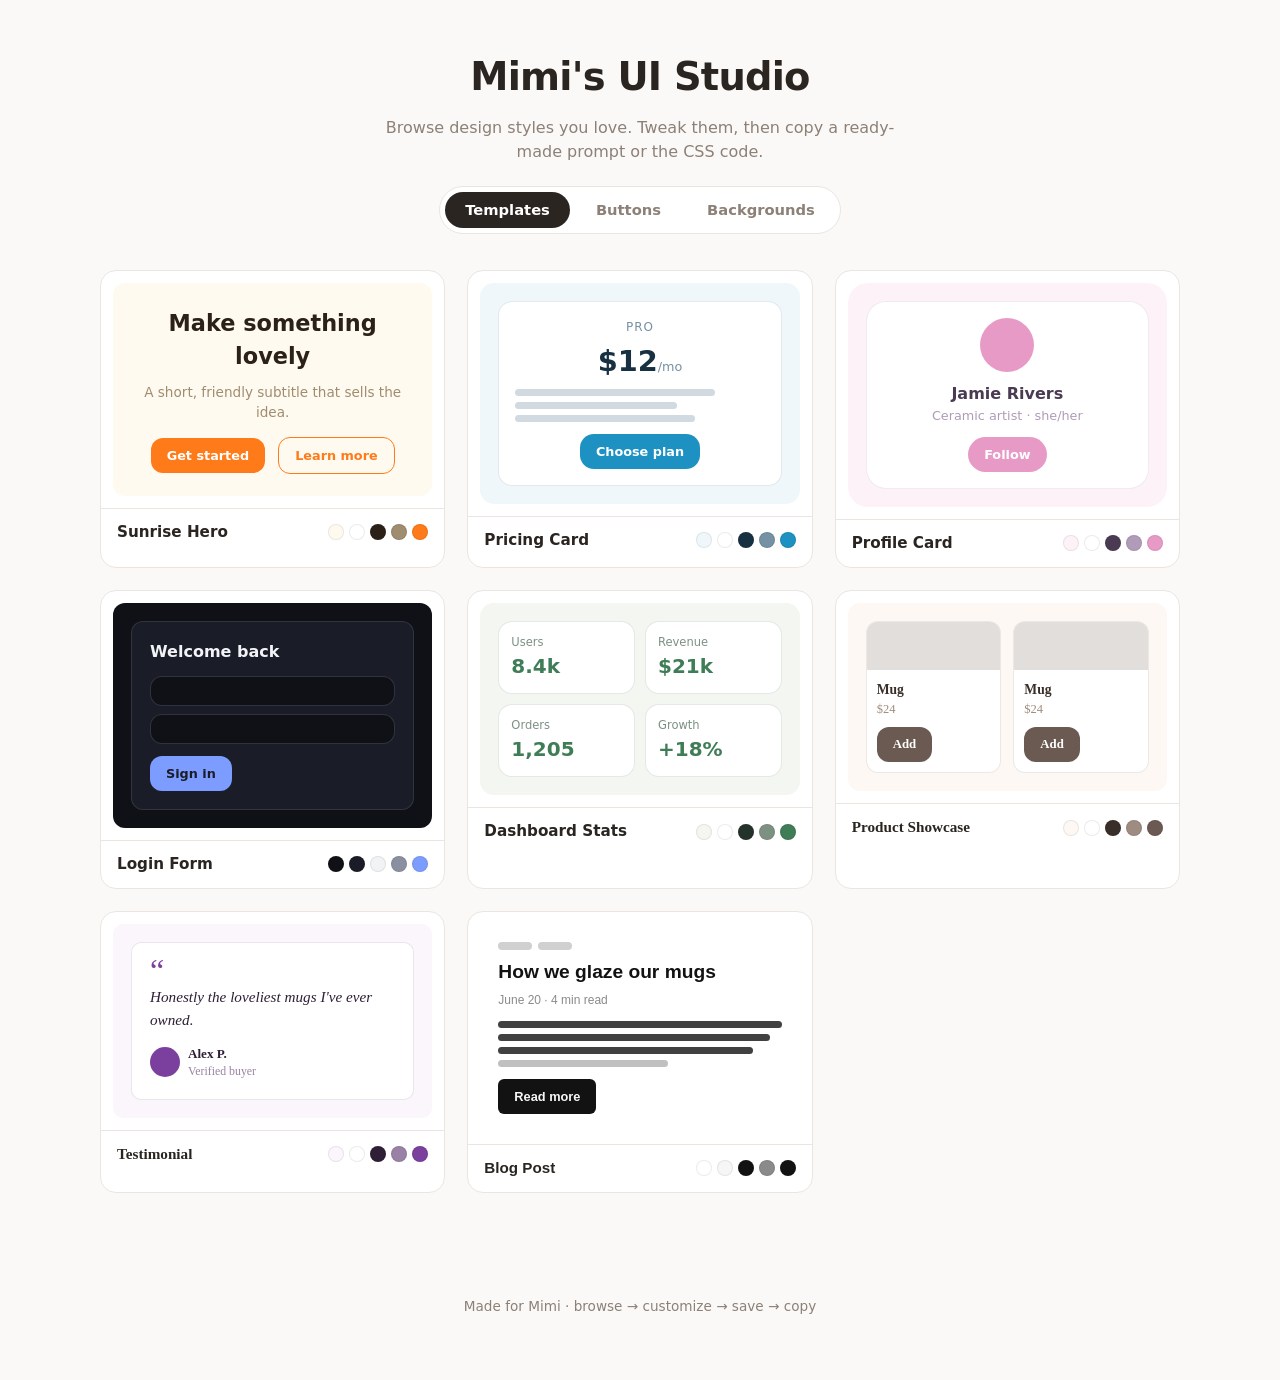
<file: index.html>
<!DOCTYPE html>
<html lang="en">
<head>
  <meta charset="UTF-8" />
  <meta name="viewport" content="width=device-width, initial-scale=1.0" />
  <title>Mimi's UI Studio — Templates</title>
  <link rel="stylesheet" href="styles.css" />
</head>
<body>
  <header class="site-header">
    <h1>Mimi's UI Studio</h1>
    <p class="subtitle">Browse design styles you love. Tweak them, then copy a ready-made prompt or the CSS code.</p>
    <nav class="nav">
      <a href="index.html" class="nav-link active">Templates</a>
      <a href="buttons.html" class="nav-link">Buttons</a>
      <a href="backgrounds.html" class="nav-link">Backgrounds</a>
    </nav>
  </header>

  <main>
    <section id="grid" class="grid" aria-label="Template gallery"></section>
  </main>

  <footer class="site-footer">
    <p>Made for Mimi · browse → customize → save → copy</p>
  </footer>

  <script src="studio.js"></script>
  <script src="templates.js"></script>
  <script>
    if ("serviceWorker" in navigator) navigator.serviceWorker.register("sw.js");
  </script>
</body>
</html>
</file>
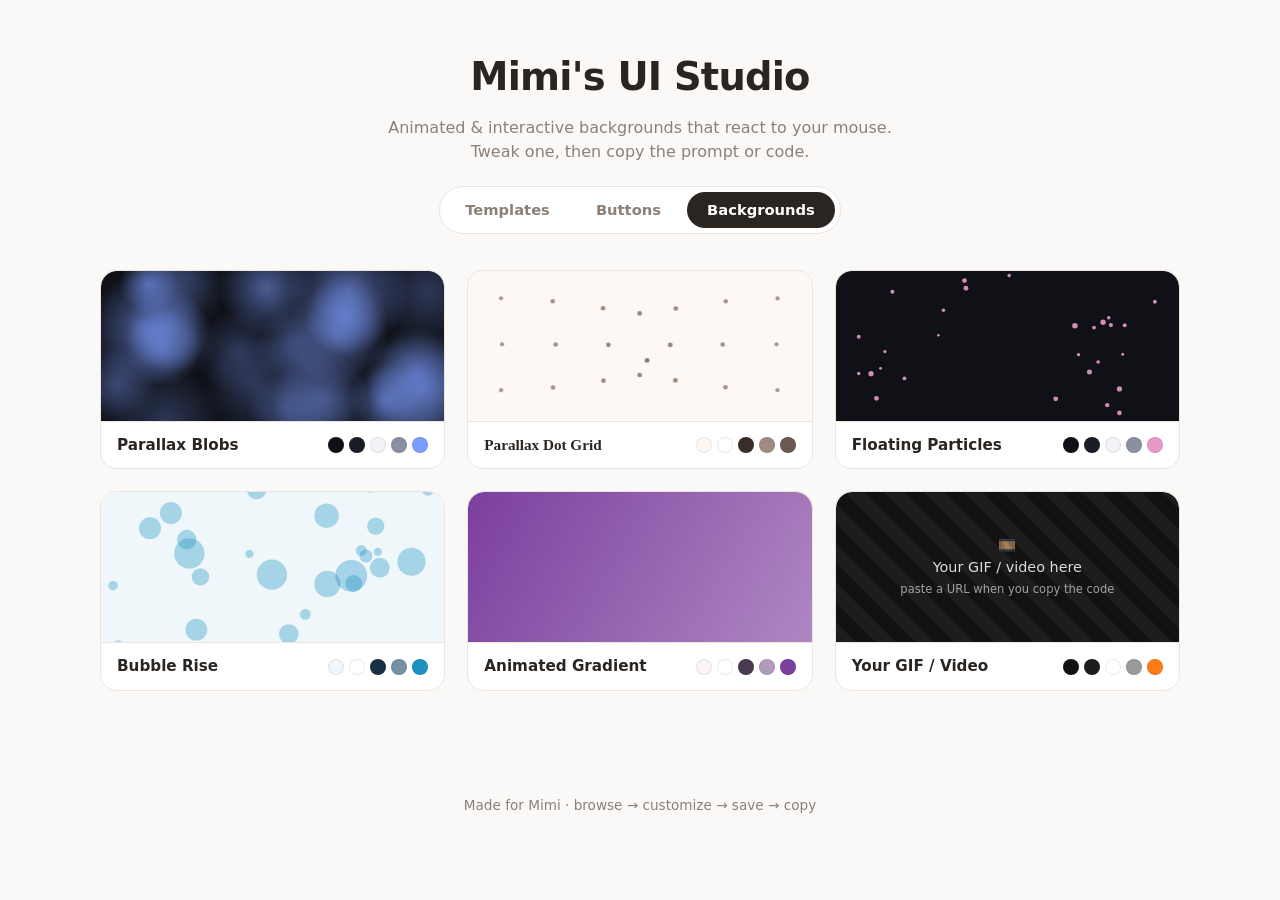
<file: backgrounds.html>
<!DOCTYPE html>
<html lang="en">
<head>
  <meta charset="UTF-8" />
  <meta name="viewport" content="width=device-width, initial-scale=1.0" />
  <title>Mimi's UI Studio — Backgrounds</title>
  <link rel="stylesheet" href="styles.css" />
</head>
<body>
  <header class="site-header">
    <h1>Mimi's UI Studio</h1>
    <p class="subtitle">Animated &amp; interactive backgrounds that react to your mouse. Tweak one, then copy the prompt or code.</p>
    <nav class="nav">
      <a href="index.html" class="nav-link">Templates</a>
      <a href="buttons.html" class="nav-link">Buttons</a>
      <a href="backgrounds.html" class="nav-link active">Backgrounds</a>
    </nav>
  </header>

  <main>
    <section id="grid" class="grid" aria-label="Background gallery"></section>
  </main>

  <footer class="site-footer">
    <p>Made for Mimi · browse → customize → save → copy</p>
  </footer>

  <script src="studio.js"></script>
  <script src="backgrounds.js"></script>
  <script>
    if ("serviceWorker" in navigator) navigator.serviceWorker.register("sw.js");
  </script>
</body>
</html>
</file>
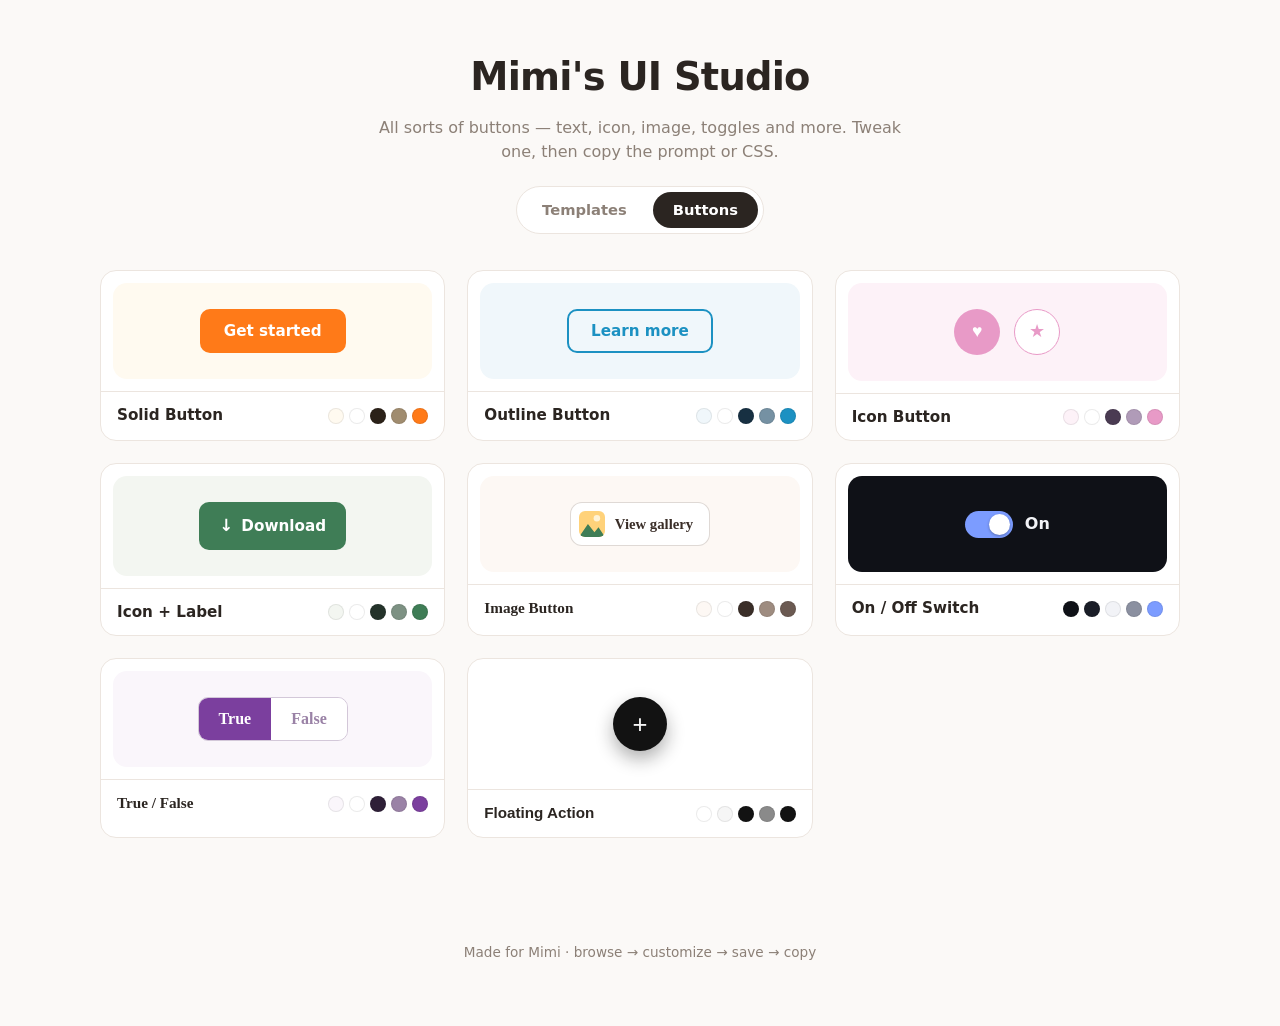
<file: buttons.html>
<!DOCTYPE html>
<html lang="en">
<head>
  <meta charset="UTF-8" />
  <meta name="viewport" content="width=device-width, initial-scale=1.0" />
  <title>Mimi's UI Studio — Buttons</title>
  <link rel="stylesheet" href="styles.css" />
</head>
<body>
  <header class="site-header">
    <h1>Mimi's UI Studio</h1>
    <p class="subtitle">All sorts of buttons — text, icon, image, toggles and more. Tweak one, then copy the prompt or CSS.</p>
    <nav class="nav">
      <a href="index.html" class="nav-link">Templates</a>
      <a href="buttons.html" class="nav-link active">Buttons</a>
    </nav>
  </header>

  <main>
    <section id="grid" class="grid" aria-label="Button gallery"></section>
  </main>

  <footer class="site-footer">
    <p>Made for Mimi · browse → customize → save → copy</p>
  </footer>

  <script src="studio.js"></script>
  <script src="buttons.js"></script>
  <script>
    if ("serviceWorker" in navigator) navigator.serviceWorker.register("sw.js");
  </script>
</body>
</html>
</file>
<file: styles.css>
/* Mimi's UI Studio — the studio's own UI (not the showcased themes). */

:root {
  --bg: #fbf9f7;
  --surface: #ffffff;
  --text: #2b2521;
  --muted: #8c8077;
  --accent: #6b5a52;
  --line: #ece5df;
}

* { box-sizing: border-box; }

body {
  margin: 0;
  background: var(--bg);
  color: var(--text);
  font-family: 'Inter', system-ui, -apple-system, sans-serif;
  line-height: 1.5;
}

.site-header {
  text-align: center;
  padding: 48px 20px 24px;
}

.site-header h1 {
  margin: 0;
  font-size: 2.4rem;
  letter-spacing: -0.02em;
}

.subtitle {
  margin: 10px auto 0;
  max-width: 540px;
  color: var(--muted);
}

/* ---- Nav (Templates / Buttons) ---- */
.nav {
  display: inline-flex;
  gap: 6px;
  margin-top: 22px;
  background: var(--surface);
  border: 1px solid var(--line);
  border-radius: 999px;
  padding: 5px;
}
.nav-link {
  text-decoration: none;
  color: var(--muted);
  font-weight: 600;
  font-size: 0.92rem;
  padding: 7px 20px;
  border-radius: 999px;
}
.nav-link:hover { color: var(--text); }
.nav-link.active { background: var(--text); color: var(--surface); }

main { padding: 12px 24px 60px; }

/* ---- Theme grid ---- */
.grid {
  max-width: 1080px;
  margin: 0 auto;
  display: grid;
  grid-template-columns: repeat(auto-fill, minmax(260px, 1fr));
  gap: 22px;
}

.card {
  background: var(--surface);
  border: 1px solid var(--line);
  border-radius: 16px;
  overflow: hidden;
  cursor: pointer;
  transition: transform 0.15s ease, box-shadow 0.15s ease;
}

.card:hover {
  transform: translateY(-4px);
  box-shadow: 0 12px 28px rgba(0, 0, 0, 0.1);
}

/* Layout / button preview inside each card */
.mini {
  padding: 12px;
}

.mini-bar {
  height: 10px;
  border-radius: 99px;
  width: 60%;
  margin-bottom: 12px;
}

.mini-card {
  border-radius: inherit;
  padding: 12px;
  margin-bottom: 12px;
}

.mini-line {
  height: 7px;
  border-radius: 99px;
  margin-bottom: 6px;
}

.mini-btn {
  display: inline-block;
  padding: 7px 16px;
  font-size: 0.8rem;
  border-radius: inherit;
  font-weight: 600;
}

.card-foot {
  display: flex;
  align-items: center;
  justify-content: space-between;
  padding: 12px 16px;
  border-top: 1px solid var(--line);
}

.card-name { font-weight: 600; font-size: 0.95rem; }

.swatch-row { display: flex; gap: 5px; }
.swatch-dot { width: 16px; height: 16px; border-radius: 50%; border: 1px solid rgba(0,0,0,0.08); }

/* ---- Overlay / detail panel ---- */
.overlay {
  position: fixed;
  inset: 0;
  background: rgba(20, 16, 14, 0.45);
  display: flex;
  align-items: flex-start;
  justify-content: center;
  padding: 40px 16px;
  overflow-y: auto;
  z-index: 50;
}

.overlay[hidden] { display: none; }

.panel {
  position: relative;
  background: var(--surface);
  border-radius: 18px;
  width: 100%;
  max-width: 640px;
  padding: 28px;
  box-shadow: 0 24px 60px rgba(0, 0, 0, 0.25);
}

.close-btn {
  position: absolute;
  top: 14px;
  right: 16px;
  border: none;
  background: transparent;
  font-size: 1.8rem;
  line-height: 1;
  color: var(--muted);
  cursor: pointer;
}
.close-btn:hover { color: var(--text); }

.panel-title { margin: 0 0 4px; font-size: 1.5rem; }
.panel-vibe { margin: 0 0 18px; color: var(--muted); font-style: italic; }

/* Large live preview */
.preview {
  border-radius: 14px;
  padding: 22px;
  margin-bottom: 22px;
  border: 1px solid var(--line);
}
/* Animated (background) previews: full-bleed, fixed height for the canvas */
.preview.preview-anim {
  padding: 0;
  height: 240px;
  overflow: hidden;
}

.preview-bar { height: 14px; width: 50%; border-radius: 99px; margin-bottom: 16px; }
.preview-card { padding: 18px; margin-bottom: 16px; }
.preview-h { font-size: 1.1rem; font-weight: 700; margin: 0 0 8px; }
.preview-p { margin: 0 0 14px; font-size: 0.9rem; }
.preview-btn {
  display: inline-block;
  padding: 9px 20px;
  font-weight: 600;
  font-size: 0.9rem;
  border: none;
}

/* ---- Controls ---- */
.controls {
  display: grid;
  grid-template-columns: 1fr 1fr;
  gap: 16px;
  margin-bottom: 22px;
}
.control { display: flex; flex-direction: column; gap: 8px; }
.control[hidden] { display: none; } /* let the `hidden` attribute win over display:flex */
.control-wide { grid-column: 1 / -1; }
.control label { font-size: 0.8rem; font-weight: 600; color: var(--muted); }

.swatches { display: flex; flex-wrap: wrap; gap: 8px; }
.swatch {
  width: 26px; height: 26px; border-radius: 50%;
  border: 2px solid transparent; cursor: pointer;
}
.swatch.selected { border-color: var(--text); }

select, textarea {
  font: inherit;
  padding: 8px 10px;
  border: 1px solid var(--line);
  border-radius: 8px;
  background: var(--bg);
  color: var(--text);
}
textarea { resize: vertical; min-height: 60px; }

.toggle-row { display: flex; gap: 8px; }
.toggle {
  flex: 1;
  padding: 8px;
  border: 1px solid var(--line);
  background: var(--bg);
  border-radius: 8px;
  cursor: pointer;
  font: inherit;
  color: var(--text);
}
.toggle.selected { background: var(--text); color: var(--surface); border-color: var(--text); }

/* ---- Extra slider controls (Backgrounds: Speed / Amount) ---- */
#extra-controls {
  display: grid;
  grid-template-columns: 1fr 1fr;
  gap: 8px 16px;
  align-items: center;
}
.range-label { font-size: 0.8rem; font-weight: 600; color: var(--muted); }
.range {
  width: 100%;
  accent-color: var(--text);
}

/* ---- Background cards: full-bleed animated preview ---- */
.bg-mini {
  padding: 0;
  height: 150px;
  overflow: hidden;
  border-top-left-radius: 16px;
  border-top-right-radius: 16px;
}
.bg-mini canvas, .bg-mini > div { border-radius: 0; }

/* ---- Save / Cancel row ---- */
.save-row {
  display: flex;
  align-items: center;
  justify-content: space-between;
  gap: 12px;
  margin-bottom: 22px;
  flex-wrap: wrap;
}
.dirty-hint {
  font-size: 0.82rem;
  color: #c2620e;
  min-height: 1em;
}
.save-actions { display: flex; gap: 8px; margin-left: auto; }
.save-btn {
  border: none;
  background: var(--text);
  color: var(--surface);
  padding: 9px 22px;
  border-radius: 8px;
  cursor: pointer;
  font: inherit;
  font-weight: 600;
}
.ghost-btn {
  border: 1px solid var(--line);
  background: var(--surface);
  color: var(--text);
  padding: 9px 18px;
  border-radius: 8px;
  cursor: pointer;
  font: inherit;
}
.save-btn:disabled, .ghost-btn:disabled {
  opacity: 0.4;
  cursor: default;
}
.save-btn:not(:disabled):hover { opacity: 0.9; }
.ghost-btn:not(:disabled):hover { background: var(--bg); }

/* ---- Outputs ---- */
.output { margin-bottom: 18px; }
.output-head {
  display: flex;
  align-items: center;
  justify-content: space-between;
  margin-bottom: 8px;
}
.output-head h3 { margin: 0; font-size: 1rem; }

.copy-btn {
  border: none;
  background: var(--text);
  color: var(--surface);
  padding: 7px 14px;
  border-radius: 8px;
  cursor: pointer;
  font: inherit;
  font-size: 0.85rem;
}
.copy-btn:hover { opacity: 0.88; }
.copy-btn.copied { background: #3f7d56; }

.code-box {
  background: #f6f3f0;
  border: 1px solid var(--line);
  border-radius: 10px;
  padding: 14px;
  margin: 0;
  font-family: 'SF Mono', Menlo, Consolas, monospace;
  font-size: 0.82rem;
  white-space: pre-wrap;
  word-break: break-word;
  max-height: 240px;
  overflow-y: auto;
}

.site-footer {
  text-align: center;
  color: var(--muted);
  padding: 30px 20px 50px;
  font-size: 0.85rem;
}
</file>
